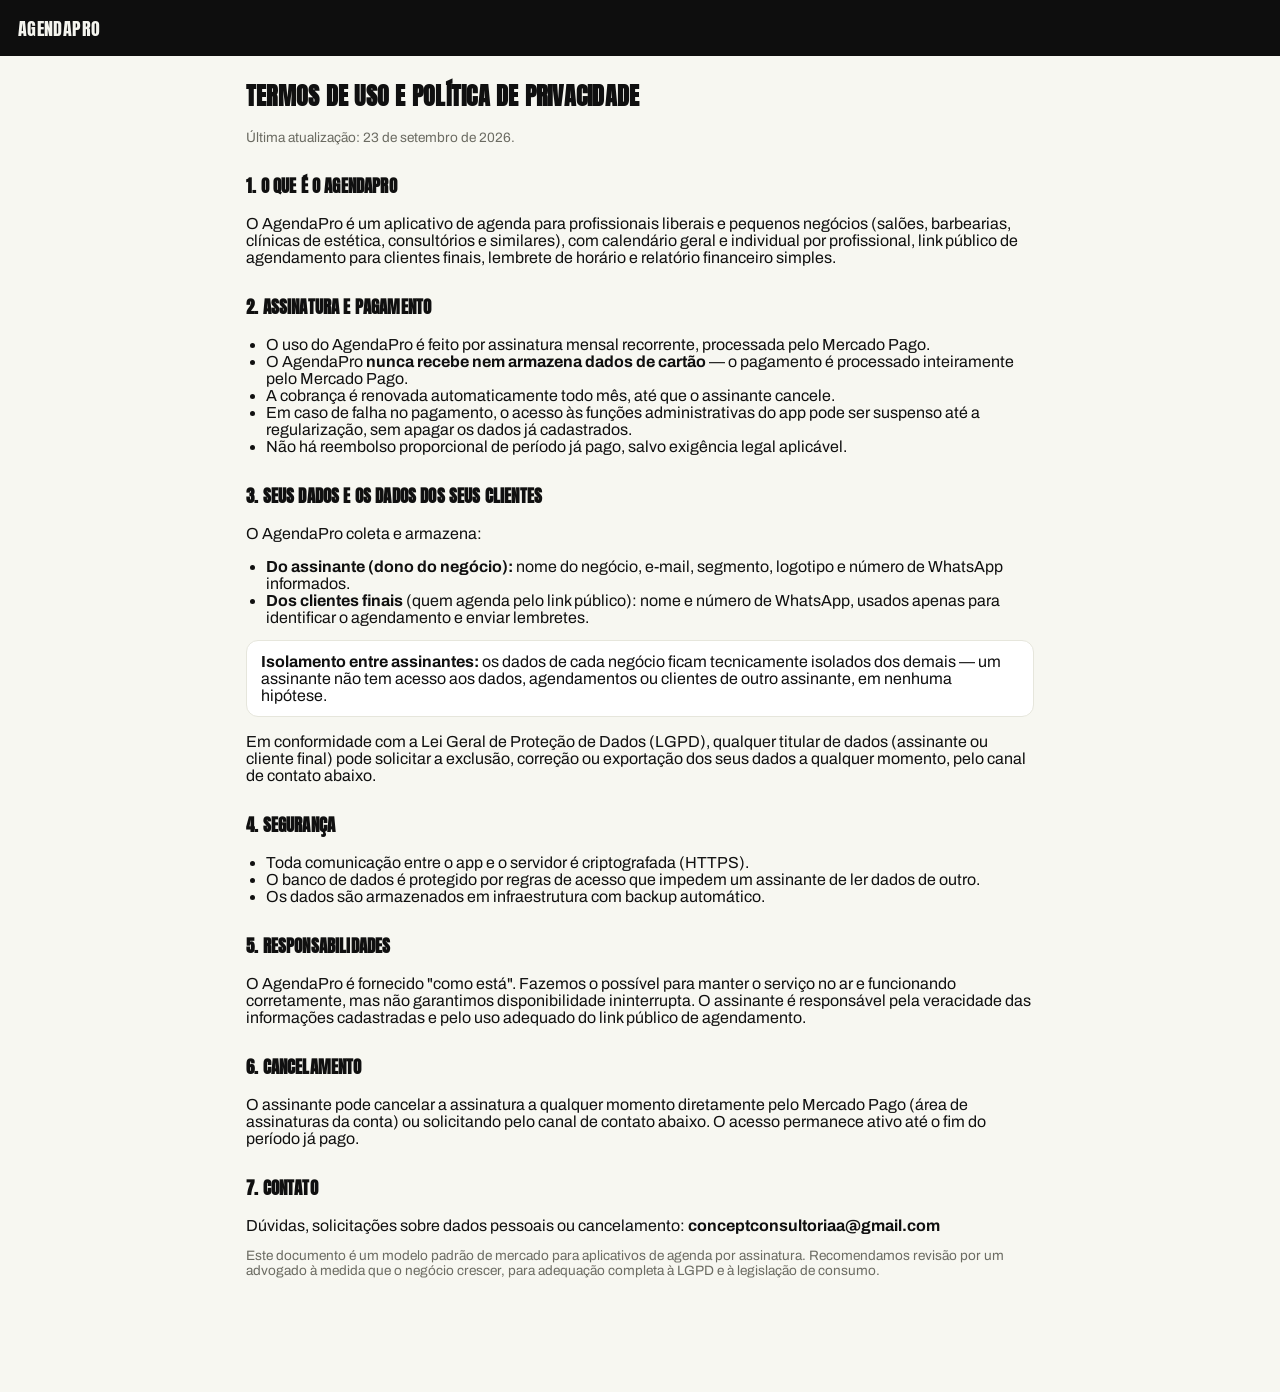
<file: termos.html>
<!DOCTYPE html>
<html lang="pt-BR">
<head>
<meta charset="UTF-8">
<meta name="viewport" content="width=device-width, initial-scale=1.0">
<title>AgendaPro — Termos de Uso e Privacidade</title>
<link rel="preconnect" href="https://fonts.googleapis.com">
<link rel="preconnect" href="https://fonts.gstatic.com" crossorigin>
<link href="https://fonts.googleapis.com/css2?family=Anton&family=Archivo:wght@500;600;700;800&display=swap" rel="stylesheet">
<link rel="stylesheet" href="style.css">
</head>
<body>
<div id="app">

  <header class="topbar">
    <div class="brand"><span class="brand-name">AgendaPro</span></div>
  </header>

  <main class="content" style="max-width:820px;">
    <h1>Termos de Uso e Política de Privacidade</h1>
    <p class="hint">Última atualização: 23 de setembro de 2026.</p>

    <h2>1. O que é o AgendaPro</h2>
    <p style="margin-bottom:14px;">O AgendaPro é um aplicativo de agenda para profissionais liberais e pequenos negócios (salões, barbearias, clínicas de estética, consultórios e similares), com calendário geral e individual por profissional, link público de agendamento para clientes finais, lembrete de horário e relatório financeiro simples.</p>

    <h2>2. Assinatura e pagamento</h2>
    <ul style="margin-bottom:14px; padding-left:20px;">
      <li>O uso do AgendaPro é feito por assinatura mensal recorrente, processada pelo Mercado Pago.</li>
      <li>O AgendaPro <strong>nunca recebe nem armazena dados de cartão</strong> — o pagamento é processado inteiramente pelo Mercado Pago.</li>
      <li>A cobrança é renovada automaticamente todo mês, até que o assinante cancele.</li>
      <li>Em caso de falha no pagamento, o acesso às funções administrativas do app pode ser suspenso até a regularização, sem apagar os dados já cadastrados.</li>
      <li>Não há reembolso proporcional de período já pago, salvo exigência legal aplicável.</li>
    </ul>

    <h2>3. Seus dados e os dados dos seus clientes</h2>
    <p style="margin-bottom:10px;">O AgendaPro coleta e armazena:</p>
    <ul style="margin-bottom:14px; padding-left:20px;">
      <li><strong>Do assinante (dono do negócio):</strong> nome do negócio, e-mail, segmento, logotipo e número de WhatsApp informados.</li>
      <li><strong>Dos clientes finais</strong> (quem agenda pelo link público): nome e número de WhatsApp, usados apenas para identificar o agendamento e enviar lembretes.</li>
    </ul>
    <div class="list-item" style="display:block; margin-bottom:14px;">
      <strong>Isolamento entre assinantes:</strong> os dados de cada negócio ficam tecnicamente isolados dos demais — um assinante não tem acesso aos dados, agendamentos ou clientes de outro assinante, em nenhuma hipótese.
    </div>
    <p style="margin-bottom:14px;">Em conformidade com a Lei Geral de Proteção de Dados (LGPD), qualquer titular de dados (assinante ou cliente final) pode solicitar a exclusão, correção ou exportação dos seus dados a qualquer momento, pelo canal de contato abaixo.</p>

    <h2>4. Segurança</h2>
    <ul style="margin-bottom:14px; padding-left:20px;">
      <li>Toda comunicação entre o app e o servidor é criptografada (HTTPS).</li>
      <li>O banco de dados é protegido por regras de acesso que impedem um assinante de ler dados de outro.</li>
      <li>Os dados são armazenados em infraestrutura com backup automático.</li>
    </ul>

    <h2>5. Responsabilidades</h2>
    <p style="margin-bottom:14px;">O AgendaPro é fornecido "como está". Fazemos o possível para manter o serviço no ar e funcionando corretamente, mas não garantimos disponibilidade ininterrupta. O assinante é responsável pela veracidade das informações cadastradas e pelo uso adequado do link público de agendamento.</p>

    <h2>6. Cancelamento</h2>
    <p style="margin-bottom:14px;">O assinante pode cancelar a assinatura a qualquer momento diretamente pelo Mercado Pago (área de assinaturas da conta) ou solicitando pelo canal de contato abaixo. O acesso permanece ativo até o fim do período já pago.</p>

    <h2>7. Contato</h2>
    <p style="margin-bottom:14px;">Dúvidas, solicitações sobre dados pessoais ou cancelamento: <strong>conceptconsultoriaa@gmail.com</strong></p>

    <p class="hint">Este documento é um modelo padrão de mercado para aplicativos de agenda por assinatura. Recomendamos revisão por um advogado à medida que o negócio crescer, para adequação completa à LGPD e à legislação de consumo.</p>
  </main>
</div>
</body>
</html>
</file>
<file: style.css>
/* ===========================================================
   AgendaPro — identidade visual Concept.OS
   Fundo claro + cartões escuros, verde-limão como destaque,
   Anton (títulos) + Archivo (texto), mobile-first.
   =========================================================== */

:root{
  --bg:#F7F7F1;
  --surface:#FFFFFF;
  --surface-2:#F0F0E8;
  --ink:#101010;
  --ink-invert:#F5F5EF;
  --muted:#6B6B62;
  --line:#E6E6DC;
  --lime:#C6E619;
  --lime-ink:#101010;
  --danger:#C0392B;
  --shadow: rgba(16,16,16,0.10);
  --dark-bg:#0E0E0E;
  --dark-surface:#1A1A1A;
  --dark-line:#2A2A26;
  --dark-muted:#8C8C82;
}
@media (prefers-color-scheme: dark){
  :root:not([data-theme="light"]){
    --bg:#101010; --surface:#1B1B1B; --surface-2:#222220; --ink:#F5F5EF; --ink-invert:#101010;
    --muted:#9A9A8E; --line:#2B2B27; --lime:#D9FF3F; --shadow: rgba(0,0,0,0.5);
  }
}
:root[data-theme="dark"]{
  --bg:#101010; --surface:#1B1B1B; --surface-2:#222220; --ink:#F5F5EF; --ink-invert:#101010;
  --muted:#9A9A8E; --line:#2B2B27; --lime:#D9FF3F; --shadow: rgba(0,0,0,0.5);
}
:root[data-theme="light"]{
  --bg:#F7F7F1; --surface:#FFFFFF; --surface-2:#F0F0E8; --ink:#101010; --ink-invert:#F5F5EF;
  --muted:#6B6B62; --line:#E6E6DC; --lime:#C6E619; --shadow: rgba(16,16,16,0.10);
}

*{box-sizing:border-box;}
html{-webkit-text-size-adjust:100%;}
body{
  margin:0;
  font-family:'Archivo', Arial, sans-serif;
  background:var(--bg);
  color:var(--ink);
}
.hidden{display:none !important;}
a{color:inherit;}
:focus-visible{outline:2px solid var(--lime); outline-offset:2px;}

/* ---------- TOPBAR ---------- */
.topbar{
  background:var(--dark-bg);
  color:var(--ink-invert);
  padding:14px 18px;
  display:flex;
  flex-wrap:wrap;
  gap:14px;
  align-items:center;
  justify-content:space-between;
  position:sticky; top:0; z-index:30;
}
.brand{display:flex;align-items:center;gap:10px;}
.brand-logo{height:30px;width:30px;object-fit:cover;border-radius:8px;background:var(--lime);}
.brand-logo.hidden{display:none;}
.brand-name{font-family:'Anton', Arial, sans-serif; font-size:1.15rem; letter-spacing:0.02em; text-transform:uppercase;}

.tabs{display:flex;flex-wrap:wrap;gap:6px;}
.tab-btn{
  background:transparent;
  border:1px solid rgba(245,245,239,0.18);
  color:var(--dark-muted);
  padding:9px 14px;
  border-radius:999px;
  cursor:pointer;
  font-family:'Archivo', sans-serif;
  font-weight:700;
  font-size:0.78rem;
  letter-spacing:0.02em;
  text-transform:uppercase;
  white-space:nowrap;
}
.tab-btn:hover{border-color:var(--lime); color:var(--ink-invert);}
.tab-btn.active{background:var(--lime); color:var(--lime-ink); border-color:var(--lime);}
.tab-badge{
  display:inline-block; min-width:18px; padding:1px 6px; margin-left:4px;
  border-radius:999px; background:var(--danger); color:#fff;
  font-size:0.68rem; font-weight:800; line-height:1.4;
}
.tab-btn.active .tab-badge{background:var(--lime-ink); color:var(--lime);}
#logoutBtn{border-color:rgba(192,57,43,0.5); color:#E8998C;}
#logoutBtn:hover{border-color:var(--danger); color:#fff;}

/* ---------- LAYOUT ---------- */
.content{padding:22px 16px 100px; max-width:1100px; margin:0 auto;}
.tab-panel{display:none;}
.tab-panel.active{display:block;}

h1{font-family:'Anton', Arial, sans-serif; font-size:1.5rem; text-transform:uppercase; letter-spacing:0.01em; margin:0 0 16px;}
h2{font-family:'Anton', Arial, sans-serif; font-size:1.05rem; text-transform:uppercase; letter-spacing:0.01em; margin-top:28px; margin-bottom:12px;}

/* ---------- CARDS / STATS ---------- */
.cards{display:grid; grid-template-columns:repeat(auto-fit,minmax(150px,1fr)); gap:12px; margin-bottom:26px;}
.card{background:var(--surface); border:1px solid var(--line); border-radius:14px; padding:16px; display:flex; flex-direction:column; gap:6px;}
.card-label{color:var(--muted); font-size:0.7rem; font-weight:700; letter-spacing:0.04em; text-transform:uppercase;}
.card-value{font-family:'Anton', Arial, sans-serif; font-size:1.7rem; letter-spacing:0.01em;}

/* ---------- FORMS ---------- */
.form-grid{display:grid; grid-template-columns:repeat(auto-fit,minmax(220px,1fr)); gap:14px; background:var(--surface); border:1px solid var(--line); padding:18px; border-radius:14px;}
.form-grid label{display:flex; flex-direction:column; gap:6px; font-size:0.78rem; font-weight:700; text-transform:uppercase; letter-spacing:0.03em; color:var(--muted);}
.form-grid input, .form-grid select{padding:12px 12px; border:1px solid var(--line); border-radius:8px; font-size:1rem; font-family:'Archivo',sans-serif; background:var(--bg); color:var(--ink); min-height:44px;}
.form-grid button{grid-column:1 / -1;}

.form-inline{display:flex; flex-wrap:wrap; gap:10px; margin-bottom:16px; align-items:center;}
.form-inline input{padding:11px 12px; border:1px solid var(--line); border-radius:8px; min-height:44px; background:var(--surface); color:var(--ink); font-family:'Archivo',sans-serif;}

/* ---------- BUTTONS ---------- */
.btn-primary{
  background:var(--lime); color:var(--lime-ink); border:none;
  padding:13px 20px; border-radius:10px; cursor:pointer; min-height:46px;
  font-family:'Archivo',sans-serif; font-weight:800; font-size:0.9rem; letter-spacing:0.02em; text-transform:uppercase;
}
.btn-primary:hover{filter:brightness(0.94);}
.btn-secondary{
  background:transparent; color:var(--ink); border:1.5px solid var(--line);
  padding:9px 14px; border-radius:8px; cursor:pointer; font-size:0.78rem; font-weight:700;
  text-transform:uppercase; letter-spacing:0.02em; font-family:'Archivo',sans-serif;
}
.btn-secondary:hover{border-color:var(--ink);}
.btn-danger{
  background:transparent; color:var(--danger); border:1.5px solid rgba(192,57,43,0.4);
  padding:9px 14px; border-radius:8px; cursor:pointer; font-size:0.78rem; font-weight:700;
  text-transform:uppercase; letter-spacing:0.02em; font-family:'Archivo',sans-serif;
}
.btn-danger:hover{border-color:var(--danger);}
.btn-whats{
  background:#25D366; color:#0A2E1B; border:none;
  padding:9px 14px; border-radius:8px; cursor:pointer; font-size:0.78rem; font-weight:800;
  text-transform:uppercase; letter-spacing:0.02em; text-decoration:none; display:inline-block;
  font-family:'Archivo',sans-serif;
}

/* ---------- AGENDAMENTOS ---------- */
.appointment-list{display:flex; flex-direction:column; gap:8px; margin-top:12px;}
.appointment-item{
  background:var(--surface); border:1px solid var(--line); border-radius:12px; padding:12px 14px;
  display:flex; flex-wrap:wrap; gap:10px; align-items:center; justify-content:space-between;
}
.appointment-item .dot{width:9px;height:9px;border-radius:50%;display:inline-block;margin-right:6px;}
.row-actions{display:flex; gap:8px; flex-wrap:wrap;}

.status-badge{
  padding:4px 10px; border-radius:999px; font-size:0.65rem; font-weight:800;
  letter-spacing:0.04em; text-transform:uppercase; font-family:'Archivo',sans-serif;
}
.status-pendente{background:transparent; border:1px solid var(--line); color:var(--muted);}
.status-pago{background:var(--lime); color:var(--lime-ink);}
.status-cancelado{background:transparent; border:1px solid rgba(192,57,43,0.4); color:var(--danger);}

/* ---------- CALENDÁRIO ---------- */
.calendar-controls{display:flex; align-items:center; gap:12px; margin:14px 0;}
.calendar-controls button{background:var(--surface); border:1px solid var(--line); border-radius:8px; padding:8px 14px; cursor:pointer; min-height:40px; font-family:'Archivo',sans-serif;}
.calendar-controls span{font-family:'Anton',sans-serif; text-transform:uppercase; font-size:0.95rem;}
.calendar-grid{display:grid; grid-template-columns:repeat(7,1fr); gap:5px;}
.cal-daylabel{text-align:center; font-size:0.68rem; color:var(--muted); font-weight:800; text-transform:uppercase;}
.cal-day{background:var(--surface); border:1px solid var(--line); border-radius:10px; min-height:64px; padding:6px; cursor:pointer; display:flex; flex-direction:column; gap:4px;}
.cal-day.empty{background:transparent; border:none; cursor:default;}
.cal-day:hover{border-color:var(--lime);}
.cal-day.selected{border:2px solid var(--lime); background:color-mix(in srgb, var(--lime) 12%, var(--surface));}
.cal-daynum{font-size:0.78rem; font-weight:700;}
.cal-dots{display:flex; flex-wrap:wrap; gap:3px;}
.cal-dots span{width:7px;height:7px;border-radius:50%;}

/* ---------- LISTAS ---------- */
.list{display:flex; flex-direction:column; gap:8px; margin-top:12px;}
.list-item{background:var(--surface); border:1px solid var(--line); border-radius:12px; padding:12px 14px; display:flex; justify-content:space-between; align-items:center; gap:10px; flex-wrap:wrap;}
.list-item code{word-break:break-all; font-size:0.82rem; background:var(--surface-2); padding:4px 8px; border-radius:6px;}

/* ---------- RELATÓRIO ---------- */
.filters select{padding:10px 12px; border-radius:8px; border:1px solid var(--line); background:var(--surface); color:var(--ink); font-family:'Archivo',sans-serif; min-height:42px;}
.report-table{width:100%; border-collapse:collapse; margin-top:14px; background:var(--surface); border-radius:12px; overflow:hidden;}
.report-table th, .report-table td{border-bottom:1px solid var(--line); padding:10px 12px; font-size:0.82rem; text-align:left;}
.report-table th{background:var(--surface-2); font-weight:800; text-transform:uppercase; font-size:0.7rem; letter-spacing:0.03em; color:var(--muted);}
.report-totals{margin-top:14px; font-size:0.92rem; background:var(--dark-bg); color:var(--ink-invert); padding:14px 16px; border-radius:12px;}
.report-totals span{font-family:'Anton',sans-serif;}

.hint{color:var(--muted); font-size:0.85rem; margin-top:14px;}

.sponsor-banner{display:flex; align-items:center; gap:12px; background:var(--surface); border:1px dashed var(--line); border-radius:12px; padding:10px 14px; margin-bottom:20px;}
.sponsor-banner img{height:28px; width:auto; border-radius:4px;}
.sponsor-banner .label{font-size:0.68rem; text-transform:uppercase; letter-spacing:0.05em; color:var(--muted); font-weight:700;}

/* ---------- LOGIN / SIGNUP ---------- */
.auth-body{
  min-height:100vh; display:flex; align-items:center; justify-content:center;
  background:var(--dark-bg); padding:20px;
}
.auth-card{
  background:var(--surface); color:var(--ink); border-radius:18px; padding:32px;
  width:100%; max-width:400px; box-shadow:0 30px 60px -20px rgba(0,0,0,0.6);
}
.auth-card h1{font-family:'Anton',sans-serif; color:var(--ink); font-size:1.8rem; margin-bottom:6px; text-transform:uppercase;}
.auth-form{display:flex; flex-direction:column; gap:12px; margin-top:14px;}
.auth-form label{display:flex; flex-direction:column; gap:5px; font-size:0.75rem; font-weight:700; text-transform:uppercase; letter-spacing:0.03em; color:var(--muted);}
.auth-form input{padding:12px; border:1px solid var(--line); border-radius:8px; font-size:1rem; min-height:44px; font-family:'Archivo',sans-serif; background:var(--bg); color:var(--ink);}
.auth-card hr{border:none; border-top:1px solid var(--line); margin:22px 0;}

/* ---------- MOBILE ---------- */
@media (max-width:760px){
  body{padding-bottom:76px;}
  .topbar{padding:12px 14px;}
  .tabs{
    position:fixed; left:0; right:0; bottom:0; z-index:40;
    background:var(--dark-bg); padding:10px 10px calc(10px + env(safe-area-inset-bottom));
    overflow-x:auto; flex-wrap:nowrap; gap:8px; border-top:1px solid rgba(245,245,239,0.1);
  }
  .tab-btn{flex:none;}
  #logoutBtn{margin-left:auto;}
  .content{padding:18px 14px 24px;}
  .cards{grid-template-columns:repeat(2,1fr);}
}
</file>
